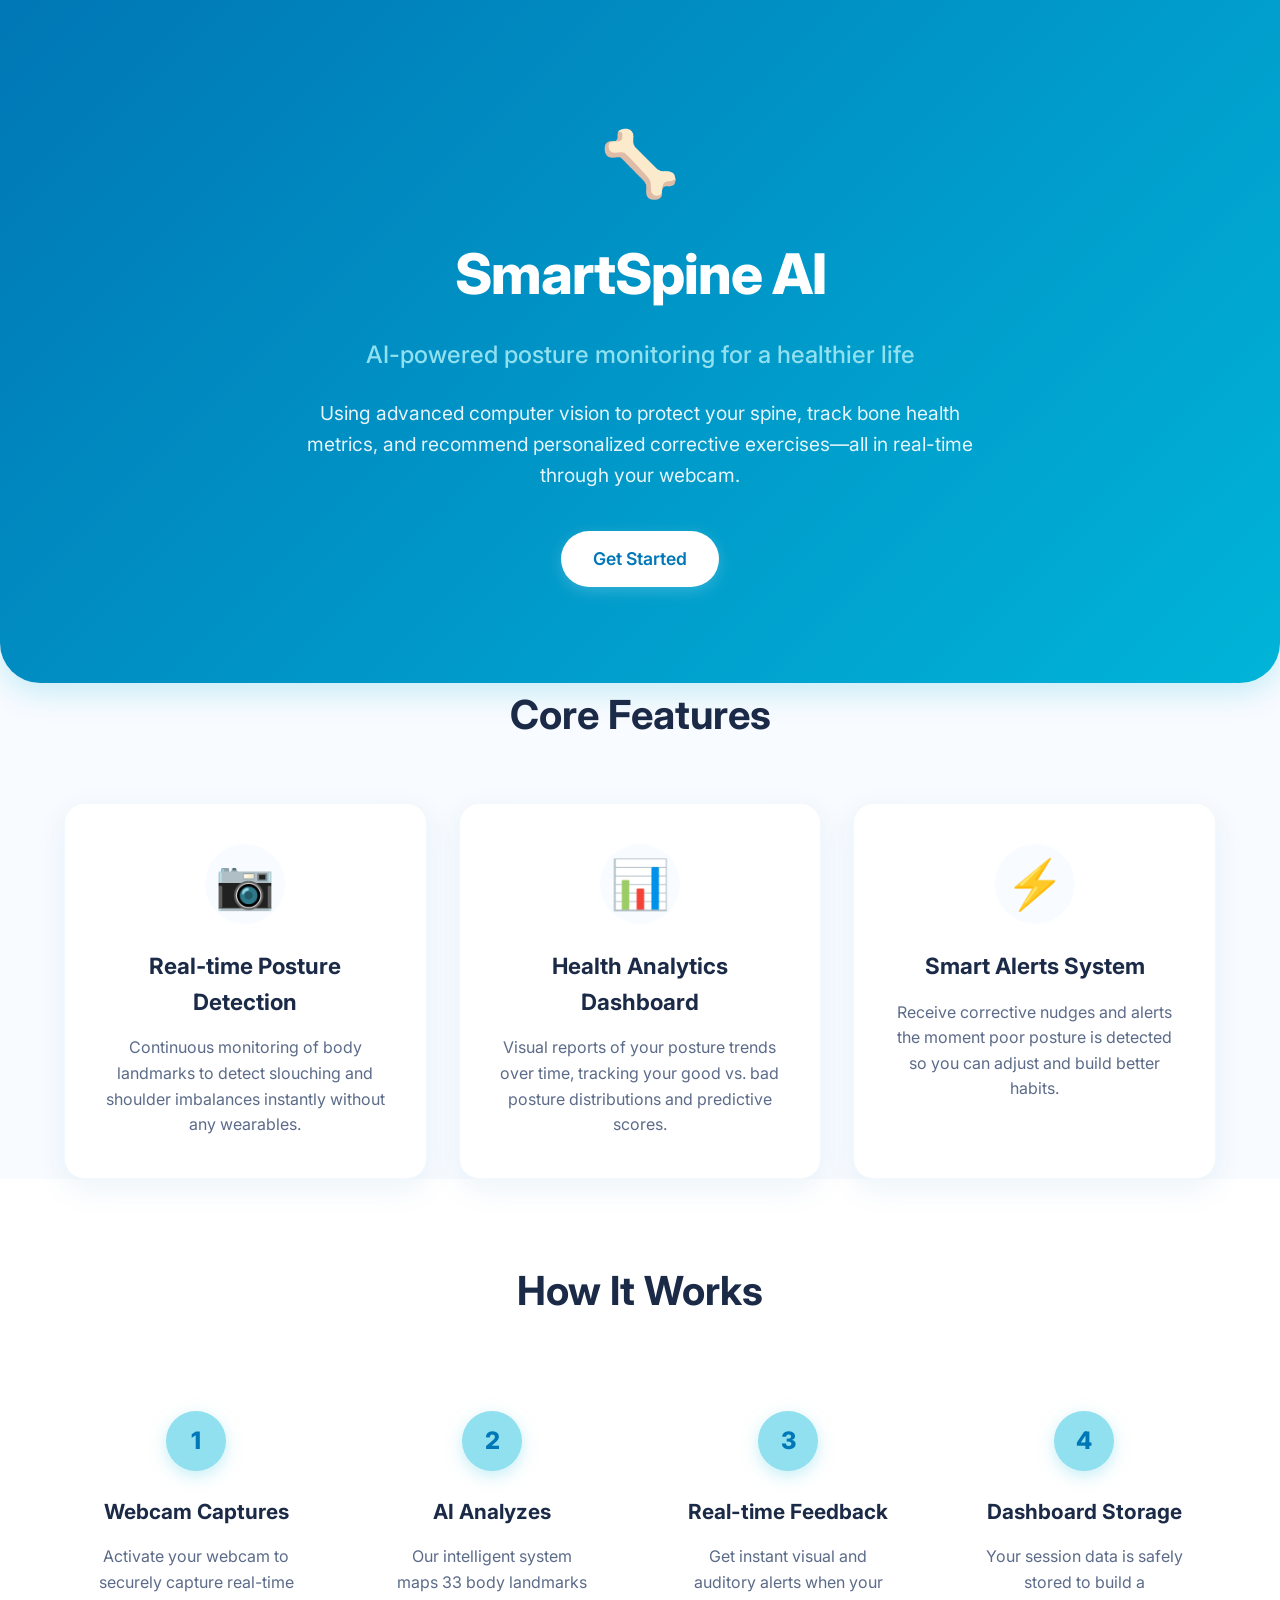
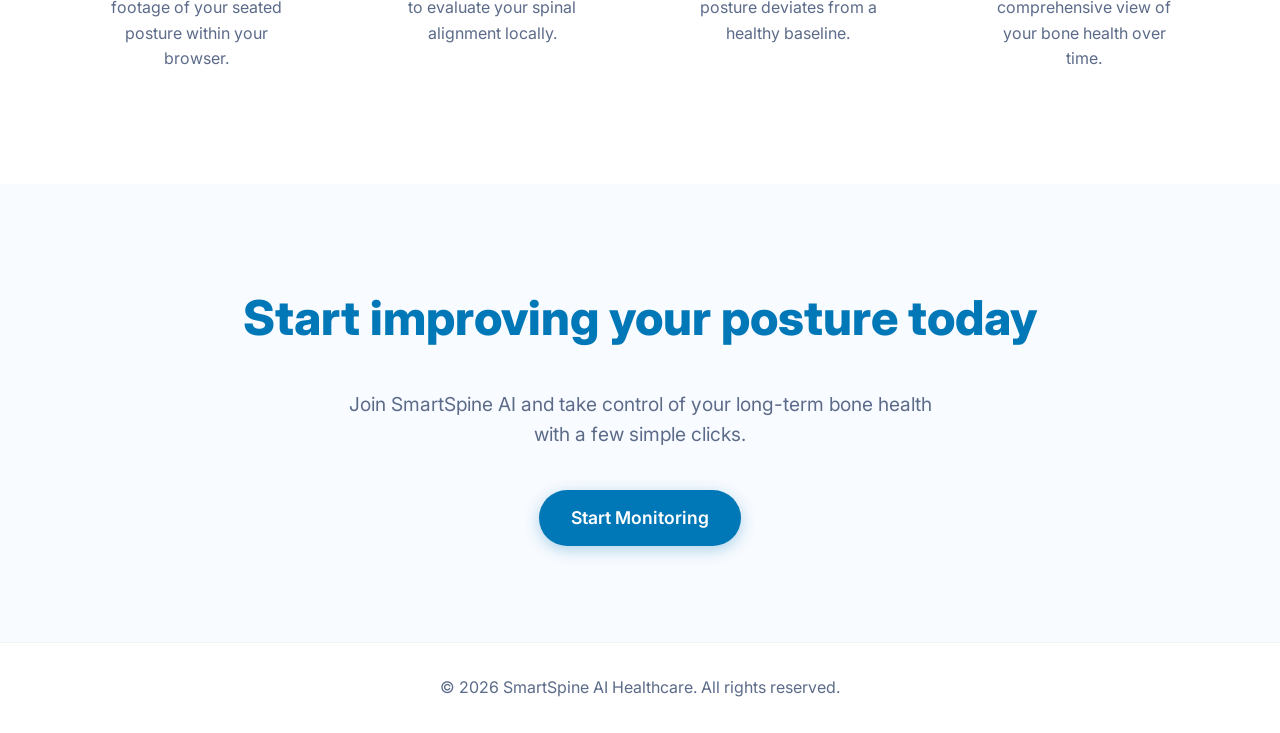
<file: templates/home.html>
<!DOCTYPE html>
<html lang="en">
<head>
  <meta charset="UTF-8" />
  <meta name="viewport" content="width=device-width, initial-scale=1.0"/>
  <title>SmartSpine AI - Posture Monitoring</title>
  
  <!-- Fonts -->
  <link rel="preconnect" href="https://fonts.googleapis.com" />
  <link rel="preconnect" href="https://fonts.gstatic.com" crossorigin />
  <link href="https://fonts.googleapis.com/css2?family=Inter:wght@300;400;500;600;700;800&display=swap" rel="stylesheet" />
  
  <style>
    :root {
      --primary: #0077b6;
      --secondary: #00b4d8;
      --accent: #90e0ef;
      --bg-color: #f8fbff;
      --text-dark: #1b2a47;
      --text-light: #5c6b89;
      --white: #ffffff;
      --shadow: 0 10px 30px rgba(0, 119, 182, 0.08);
      --shadow-hover: 0 15px 40px rgba(0, 119, 182, 0.15);
      --transition: all 0.3s ease;
    }

    * {
      box-sizing: border-box;
      margin: 0;
      padding: 0;
      font-family: 'Inter', sans-serif;
    }

    body {
      background-color: var(--bg-color);
      color: var(--text-dark);
      line-height: 1.6;
    }

    a {
      text-decoration: none;
    }

    .container {
      max-width: 1200px;
      margin: 0 auto;
      padding: 0 24px;
    }

    /* Buttons */
    .btn {
      display: inline-block;
      padding: 14px 32px;
      font-weight: 600;
      border-radius: 50px;
      text-align: center;
      transition: var(--transition);
      cursor: pointer;
      font-size: 1.1rem;
    }

    .btn-primary {
      background: var(--primary);
      color: var(--white);
      box-shadow: 0 4px 15px rgba(0, 119, 182, 0.3);
    }
    
    .btn-primary:hover {
      background: #005f92;
      transform: translateY(-2px);
      box-shadow: 0 8px 25px rgba(0, 119, 182, 0.4);
    }

    .btn-white {
      background: var(--white);
      color: var(--primary);
      box-shadow: 0 4px 15px rgba(255, 255, 255, 0.2);
    }

    .btn-white:hover {
      transform: translateY(-2px);
      box-shadow: 0 8px 25px rgba(255, 255, 255, 0.4);
    }

    /* Section Spacing */
    section {
      padding: 5rem 0;
    }

    /* Hero Section */
    .hero {
      background: linear-gradient(135deg, var(--primary) 0%, var(--secondary) 100%);
      color: var(--white);
      padding: 7rem 0 6rem 0;
      text-align: center;
      border-bottom-left-radius: 40px;
      border-bottom-right-radius: 40px;
      box-shadow: 0 10px 30px rgba(0, 180, 216, 0.2);
    }

    .hero-logo {
      font-size: 4rem;
      margin-bottom: 1rem;
    }

    .hero h1 {
      font-size: 3.5rem;
      font-weight: 800;
      margin-bottom: 1rem;
      letter-spacing: -1px;
    }

    .hero h2 {
      font-size: 1.5rem;
      font-weight: 500;
      margin-bottom: 1.5rem;
      color: var(--accent);
    }

    .hero p {
      font-size: 1.2rem;
      max-width: 700px;
      margin: 0 auto 2.5rem auto;
      opacity: 0.9;
    }

    /* Section Titles */
    .section-title {
      text-align: center;
      font-size: 2.5rem;
      font-weight: 700;
      margin-bottom: 3.5rem;
      color: var(--text-dark);
    }

    /* Features Section */
    .features-grid {
      display: grid;
      grid-template-columns: repeat(auto-fit, minmax(300px, 1fr));
      gap: 2rem;
    }

    .feature-card {
      background: var(--white);
      padding: 2.5rem;
      border-radius: 20px;
      text-align: center;
      box-shadow: var(--shadow);
      transition: var(--transition);
      border: 1px solid rgba(0, 119, 182, 0.05);
    }

    .feature-card:hover {
      transform: translateY(-10px);
      box-shadow: var(--shadow-hover);
    }

    .feature-icon {
      font-size: 3rem;
      margin-bottom: 1.5rem;
      background: var(--bg-color);
      width: 80px;
      height: 80px;
      line-height: 80px;
      border-radius: 50%;
      margin: 0 auto 1.5rem auto;
      color: var(--primary);
    }

    .feature-card h3 {
      font-size: 1.4rem;
      font-weight: 700;
      margin-bottom: 1rem;
    }

    .feature-card p {
      color: var(--text-light);
    }

    /* How It Works Section */
    .how-it-works-bg {
      background-color: var(--white);
    }

    .steps-grid {
      display: grid;
      grid-template-columns: repeat(auto-fit, minmax(250px, 1fr));
      gap: 2rem;
      position: relative;
    }

    .step-card {
      text-align: center;
      padding: 2rem;
    }

    .step-number {
      width: 60px;
      height: 60px;
      background: var(--accent);
      color: var(--primary);
      border-radius: 50%;
      display: flex;
      align-items: center;
      justify-content: center;
      font-size: 1.5rem;
      font-weight: 800;
      margin: 0 auto 1.5rem auto;
      box-shadow: 0 5px 15px rgba(144, 224, 239, 0.5);
    }

    .step-card h3 {
      font-size: 1.3rem;
      margin-bottom: 1rem;
    }

    .step-card p {
      color: var(--text-light);
    }

    /* CTA Section */
    .cta-section {
      text-align: center;
      padding: 6rem 0;
      background: var(--bg-color);
    }

    .cta-section h2 {
      font-size: 3rem;
      font-weight: 800;
      margin-bottom: 2rem;
      color: var(--primary);
    }

    /* Footer */
    footer {
      background: var(--white);
      padding: 2rem 0;
      text-align: center;
      color: var(--text-light);
      border-top: 1px solid rgba(0,0,0,0.05);
    }

    /* Responsive */
    @media (max-width: 768px) {
      .hero h1 { font-size: 2.5rem; }
      .hero h2 { font-size: 1.2rem; }
      .section-title { font-size: 2rem; }
      .cta-section h2 { font-size: 2.2rem; }
      section { padding: 4rem 0; }
    }
  </style>
</head>
<body>

  <!-- Hero Section -->
  <section class="hero">
    <div class="container">
      <div class="hero-logo">🦴</div>
      <h1>SmartSpine AI</h1>
      <h2>AI-powered posture monitoring for a healthier life</h2>
      <p>Using advanced computer vision to protect your spine, track bone health metrics, and recommend personalized corrective exercises—all in real-time through your webcam.</p>
      <a href="/login" class="btn btn-white">Get Started</a>
    </div>
  </section>

  <!-- Features Section -->
  <section class="container">
    <h2 class="section-title">Core Features</h2>
    <div class="features-grid">
      <div class="feature-card">
        <div class="feature-icon">📷</div>
        <h3>Real-time Posture Detection</h3>
        <p>Continuous monitoring of body landmarks to detect slouching and shoulder imbalances instantly without any wearables.</p>
      </div>
      <div class="feature-card">
        <div class="feature-icon">📊</div>
        <h3>Health Analytics Dashboard</h3>
        <p>Visual reports of your posture trends over time, tracking your good vs. bad posture distributions and predictive scores.</p>
      </div>
      <div class="feature-card">
        <div class="feature-icon">⚡</div>
        <h3>Smart Alerts System</h3>
        <p>Receive corrective nudges and alerts the moment poor posture is detected so you can adjust and build better habits.</p>
      </div>
    </div>
  </section>

  <!-- How It Works Section -->
  <section class="how-it-works-bg">
    <div class="container">
      <h2 class="section-title">How It Works</h2>
      <div class="steps-grid">
        <div class="step-card">
          <div class="step-number">1</div>
          <h3>Webcam Captures</h3>
          <p>Activate your webcam to securely capture real-time footage of your seated posture within your browser.</p>
        </div>
        <div class="step-card">
          <div class="step-number">2</div>
          <h3>AI Analyzes</h3>
          <p>Our intelligent system maps 33 body landmarks to evaluate your spinal alignment locally.</p>
        </div>
        <div class="step-card">
          <div class="step-number">3</div>
          <h3>Real-time Feedback</h3>
          <p>Get instant visual and auditory alerts when your posture deviates from a healthy baseline.</p>
        </div>
        <div class="step-card">
          <div class="step-number">4</div>
          <h3>Dashboard Storage</h3>
          <p>Your session data is safely stored to build a comprehensive view of your bone health over time.</p>
        </div>
      </div>
    </div>
  </section>

  <!-- CTA Section -->
  <section class="cta-section">
    <div class="container">
      <h2>Start improving your posture today</h2>
      <p style="color: var(--text-light); font-size: 1.2rem; margin-bottom: 2.5rem; max-width: 600px; margin-left: auto; margin-right: auto;">Join SmartSpine AI and take control of your long-term bone health with a few simple clicks.</p>
      <a href="/login" class="btn btn-primary">Start Monitoring</a>
    </div>
  </section>

  <!-- Footer -->
  <footer>
    <div class="container">
      <p>&copy; 2026 SmartSpine AI Healthcare. All rights reserved.</p>
    </div>
  </footer>

</body>
</html>
</file>
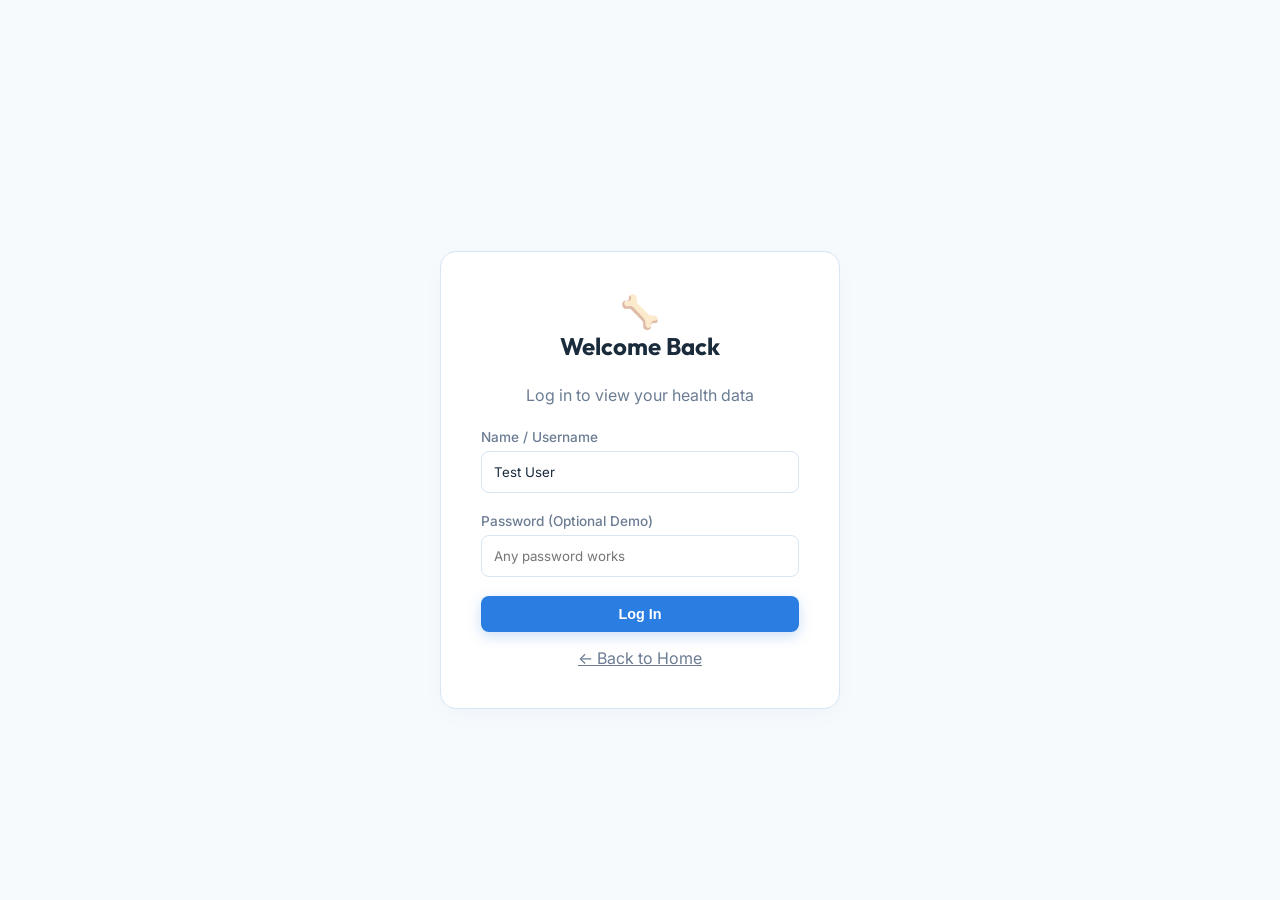
<file: templates/login.html>
<!DOCTYPE html>
<html lang="en">
<head>
  <meta charset="UTF-8" />
  <meta name="viewport" content="width=device-width, initial-scale=1.0"/>
  <title>SmartSpine AI Healthcare - Login</title>
  
  <!-- Fonts -->
  <link rel="preconnect" href="https://fonts.googleapis.com" />
  <link rel="preconnect" href="https://fonts.gstatic.com" crossorigin />
  <link href="https://fonts.googleapis.com/css2?family=Inter:wght@300;400;500;600;700;800&family=Outfit:wght@500;700;800&display=swap" rel="stylesheet" />
  
  <!-- Custom CSS -->
  <link rel="stylesheet" href="/static/css/styles.css" />
  
  <style>
    body {
      display: flex;
      align-items: center;
      justify-content: center;
      min-height: 100vh;
      margin: 0;
    }
  </style>
</head>
<body class="theme-dark">

  <div class="auth-container" style="width: 100%;">
    <div class="auth-card glass-panel" style="margin: auto;">
      <div class="text-center mb-6">
        <span style="font-size: 2rem;">🦴</span>
        <h2 class="mt-2">Welcome Back</h2>
      </div>
      <p class="mb-6 text-center text-secondary">Log in to view your health data</p>
      
      <form action="/login" method="POST">
        <div class="form-group">
          <label for="username">Name / Username</label>
          <input type="text" id="username" name="username" class="form-control" required placeholder="Enter your name" value="Test User">
        </div>
        <div class="form-group mt-4">
          <label for="password">Password (Optional Demo)</label>
          <input type="password" id="password" name="password" class="form-control" placeholder="Any password works">
        </div>
        <button type="submit" class="btn btn-primary w-full mt-6">Log In</button>
      </form>
      
      <p class="mt-4 text-center text-sm"><a href="/" class="text-secondary">&larr; Back to Home</a></p>
    </div>
  </div>

</body>
</html>
</file>
<file: static/css/styles.css>
/* ============================================================
   SmartSpine SPA Design System
   Healthcare UI | Light Blue & White 
   ============================================================ */

/* ---------- Reset & Variables ---------- */
*, *::before, *::after { box-sizing: border-box; margin: 0; padding: 0; }

:root {
  --primary: #2A7DE1;
  --accent: #4FD1C5;
  --secondary: #E6F4FF;
  --dark-bg: #FFFFFF;
  --sidebar-bg: #EAF4FF;
  --card-bg: #FFFFFF;
  --text-main: #1A2B3C;
  --text-muted: #6B7C93;
  --border: #D6E6F5;
  --white: #FFFFFF;
  --success: #22C55E;
  --warning: #F59E0B;
  --danger: #EF4444;

  /* Layout */
  --sidebar-w:     260px;
  --radius:        16px;
  --transition:    0.25s cubic-bezier(0.4, 0, 0.2, 1);
}

body {
  font-family: 'Inter', system-ui, sans-serif;
  background: #F7FAFC; /* slightly off white for contrast against white cards */
  color: var(--text-main);
  min-height: 100vh;
  display: flex;
  overflow: hidden;
}

/* Background - No dark glows */
body::before { display: none; }

/* Typography & Utils */
h1, h2, h3, h4 { font-family: 'Outfit', sans-serif; font-weight: 700; color: var(--text-main); }
.gradient-text {
  background: linear-gradient(135deg, var(--primary), var(--accent));
  -webkit-background-clip: text;
  background-clip: text;
  -webkit-text-fill-color: transparent;
  color: transparent;
}
.text-cyan { color: var(--primary); }
.text-green { color: var(--success); }
.text-red { color: var(--danger); }
.text-amber { color: var(--warning); }
.text-purple { color: var(--accent); }
.text-muted { color: var(--text-muted); }
.text-secondary { color: var(--text-muted); }
.mb-4 { margin-bottom: 1rem; }
.mb-6 { margin-bottom: 1.5rem; }
.mb-8 { margin-bottom: 2rem; }
.mt-4 { margin-top: 1rem; }
.mt-8 { margin-top: 2rem; }
.flex-between { display: flex; justify-content: space-between; align-items: center; }
.w-full { width: 100%; }
.text-center { text-align: center; }

/* Buttons */
.btn {
  display: inline-flex; align-items: center; justify-content: center; gap: 8px;
  padding: 10px 20px; border-radius: 8px; font-weight: 600; font-size: 0.9rem;
  cursor: pointer; transition: var(--transition); border: none; outline: none; text-decoration: none;
}
.btn-primary { background: var(--primary); color: var(--white); box-shadow: 0 4px 14px rgba(42,125,225,0.25); }
.btn-primary:hover { transform: translateY(-2px); box-shadow: 0 6px 20px rgba(42,125,225,0.4); }
.btn-secondary { background: var(--accent); color: var(--white); box-shadow: 0 4px 14px rgba(79,209,197,0.25); }
.btn-secondary:hover { transform: translateY(-2px); box-shadow: 0 6px 20px rgba(79,209,197,0.4); }
.btn-danger { background: rgba(239,68,68,0.1); color: var(--danger); border: 1px solid rgba(239,68,68,0.3); }
.btn-danger:hover { background: var(--danger); color: var(--white); }
.btn-sm { padding: 6px 14px; font-size: 0.8rem; }

/* Forms */
.form-group { margin-bottom: 1.2rem; }
.form-group label { display: block; margin-bottom: 6px; font-size: 0.85rem; color: var(--text-muted); font-weight: 500; }
.form-control {
  width: 100%; padding: 12px; background: var(--white); border: 1px solid var(--border);
  border-radius: 8px; color: var(--text-main); font-family: inherit; transition: var(--transition);
}
.form-control:focus { border-color: var(--primary); outline: none; box-shadow: 0 0 0 3px rgba(42,125,225,0.15); }

/* Glass Panels (Now Healthcare Cards) */
.glass-panel {
  background: var(--card-bg);
  border: 1px solid var(--border);
  border-radius: var(--radius);
  padding: 24px;
  box-shadow: 0 8px 24px -6px rgba(42,125,225,0.06);
  transition: transform 0.3s cubic-bezier(0.4, 0, 0.2, 1), box-shadow 0.3s ease;
}
.glass-panel:hover {
  transform: translateY(-3px);
  box-shadow: 0 12px 30px -8px rgba(42,125,225,0.15);
}

/* ============================================================
   LAYOUT (Sidebar + Main)
   ============================================================ */
.sidebar {
  width: var(--sidebar-w);
  background: linear-gradient(180deg, #1A4D8F 0%, #2A7DE1 100%);
  border-right: none;
  display: flex; flex-direction: column;
  z-index: 50; flex-shrink: 0;
}
.sidebar-header {
  height: 72px; display: flex; align-items: center; padding: 0 24px;
  border-bottom: 1px solid rgba(255,255,255,0.1);
}
.logo { display:flex; align-items:center; gap:10px; font-size:1.3rem; font-weight:800; color:var(--white); font-family:'Outfit',sans-serif;}
.logo-icon { font-size: 1.6rem; }
.sidebar-nav { flex: 1; padding: 24px 16px; display: flex; flex-direction: column; gap: 8px; overflow-y: auto;}
.nav-btn {
  display: flex; align-items: center; gap: 12px;
  padding: 12px 16px; border-radius: 10px; color: rgba(255,255,255,0.8);
  text-decoration: none; font-weight: 500; font-size: 0.95rem;
  transition: var(--transition);
}
.nav-btn:hover { background: rgba(255,255,255,0.1); color: var(--white); }
.nav-btn.active { background: rgba(255,255,255,0.2); color: var(--white); font-weight: 600; }
.sidebar-footer { padding: 20px; border-top: 1px solid rgba(255,255,255,0.1); }
.nav-auth { padding: 10px; display:block; text-align:center; color: rgba(255,255,255,0.8); text-decoration:none; font-size: 0.9rem;}
.nav-auth:hover { color: var(--white); }
.sidebar-footer .user-info { color: rgba(255,255,255,0.8); }

.main-content {
  flex: 1; display: flex; flex-direction: column; height: 100vh;
  position: relative;
}
.topbar {
  height: 72px; padding: 0 32px; display: flex; align-items: center; justify-content: space-between;
  border-bottom: 1px solid var(--border); background: rgba(255,255,255,0.9); backdrop-filter: blur(12px); z-index: 40;
}
.topbar h2 { font-size: 1.4rem; color: var(--text-main); }
.user-chip { display: flex; align-items: center; gap: 10px; background: var(--secondary); padding: 6px 16px 6px 6px; border-radius: 100px; border:1px solid var(--border); cursor:pointer;}
.user-avatar { width: 32px; height: 32px; border-radius: 50%; background: var(--primary); color: var(--white); display: flex; align-items: center; justify-content: center; font-weight: bold; }
.user-name { font-size: 0.9rem; font-weight: 600; color: var(--text-main); }

.content-scroll {
  flex: 1; overflow-y: auto; padding: 32px;
}

/* ============================================================
   SPA VIEWS
   ============================================================ */
.spa-view { display: none; margin-bottom: 60px; animation: fadeIn 0.4s ease; }
.spa-view.active { display: block; }
@keyframes fadeIn { from{opacity:0; transform:translateY(10px);} to{opacity:1; transform:translateY(0);} }
.page-header { margin-bottom: 2rem; }
.page-header h2 { font-size: 2rem; margin-bottom: 8px;}
.page-header p { color: var(--text-muted); font-size: 1.05rem;}

/* Home */
.hero-section { text-align: center; padding: 60px 20px; }
.hero-section h1 { font-size: 3.5rem; margin-bottom: 16px; line-height: 1.1; }
.hero-section p { font-size: 1.15rem; color: var(--text-muted); max-width: 600px; margin: 0 auto 32px; }
.hero-actions { display: flex; gap: 16px; justify-content: center; }
.metrics-grid { display: grid; grid-template-columns: repeat(auto-fit, minmax(250px, 1fr)); gap: 24px; }
.metric-card { background: var(--card-bg); padding: 24px; border-radius: var(--radius); border: 1px solid var(--border); box-shadow: 0 4px 12px rgba(42,125,225,0.05); text-align: center; }
.metric-card h3 { font-size: 1.2rem; margin-bottom: 8px; }
.metric-card p { color: var(--text-muted); font-size: 0.9rem; }
.metric-card .m-title { font-size: 0.85rem; color: var(--text-muted); text-transform: uppercase; letter-spacing: 1px; margin-bottom: 10px; }
.metric-card .m-val { font-size: 2.2rem; font-weight: 800; font-family: 'Outfit', sans-serif;}

/* Services & Resources */
.services-grid { display: grid; grid-template-columns: repeat(auto-fit, minmax(300px, 1fr)); gap: 24px; }
.service-card { background: var(--card-bg); padding: 32px; border-radius: var(--radius); border: 1px solid var(--border); transition: var(--transition); box-shadow: 0 4px 12px rgba(42,125,225,0.05); }
.service-card:hover { transform: translateY(-5px); border-color: var(--primary); box-shadow: 0 8px 24px rgba(42,125,225,0.1); }
.service-icon { font-size: 2.5rem; margin-bottom: 16px; }
.service-card h3 { font-size: 1.3rem; margin-bottom: 10px; }
.service-card p { color: var(--text-muted); font-size: 0.95rem; line-height: 1.5; }

/* Monitor */
.monitor-layout { display: grid; grid-template-columns: 2fr 1fr; gap: 24px; }
.feed-header { display: flex; justify-content: space-between; align-items: center; margin-bottom: 16px; }
.status-badge { padding: 4px 12px; border-radius: 100px; font-size: 0.75rem; font-weight: 700; text-transform: uppercase; letter-spacing: 1px; }
.status-badge.offline { background: var(--border); color: var(--text-muted); }
.status-badge.live { background: rgba(34,197,94,0.1); color: var(--success); border: 1px solid rgba(34,197,94,0.2); animation: pulse 2s infinite; }
.video-container { width: 100%; aspect-ratio: 16/9; background: #E2E8F0; border-radius: 12px; overflow: hidden; position: relative; margin-bottom: 20px; border: 1px solid var(--border);}
video { transform: none; }
#liveVideo { width: 100%; height: 100%; object-fit: cover; transform: none; }
.idle-prompt { position: absolute; inset:0; display:flex; align-items:center; justify-content:center; color: var(--text-muted); }
.live-status-badge { position: absolute; top: 16px; left: 50%; transform: translateX(-50%); padding: 8px 16px; border-radius: 8px; font-weight: 700; font-size: 0.9rem; letter-spacing: 1px; color: var(--white); z-index: 10; box-shadow: 0 4px 12px rgba(0,0,0,0.15); transition: background-color 0.3s ease; }
.live-status-badge.good { background-color: var(--success); }
.live-status-badge.bad { background-color: var(--danger); }
.feed-controls { display: flex; gap: 12px; }
.stat-list { display: flex; flex-direction: column; gap: 16px; margin-top: 20px; }
.stat-item { display: flex; justify-content: space-between; align-items: center; padding-bottom: 16px; border-bottom: 1px solid var(--border); }
.stat-item:last-child { border-bottom: none; }
.stat-item .label { font-size: 0.9rem; color: var(--text-muted); font-weight: 500;}
.stat-item .value { font-size: 1.2rem; font-weight: 700; font-variant-numeric: tabular-nums; }
.font-bold { font-weight: bold; }

/* Analytics */
.charts-grid { display: grid; grid-template-columns: 1fr 1fr; gap: 24px; }
.chart-card h3 { font-size: 1.1rem; margin-bottom: 20px; }
.chart-container { position: relative; height: 300px; width: 100%; }
.data-table { width: 100%; border-collapse: collapse; text-align: left; }
.data-table th, .data-table td { padding: 16px; border-bottom: 1px solid var(--border); }
.data-table th { color: var(--text-muted); font-weight: 600; font-size: 0.85rem; text-transform: uppercase; letter-spacing: 1px; }
.data-table tr:hover { background: var(--secondary); }
.score-badge { padding: 4px 10px; border-radius: 6px; font-weight: 700; font-size: 0.85rem; }
.score-badge.high { background: rgba(34,197,94,0.1); color: var(--success); }
.score-badge.mid { background: rgba(245,158,11,0.1); color: var(--warning); }
.score-badge.low { background: rgba(239,68,68,0.1); color: var(--danger); }

/* Health Score */
.health-score-layout { display: grid; grid-template-columns: 1fr 1fr; gap: 32px; align-items: center; }
.score-main { text-align: center; padding: 40px; }
.score-circle { position: relative; width: 220px; height: 220px; margin: 0 auto 24px; }
.score-circle svg { width: 100%; height: 100%; transform: rotate(-90deg); }
.ring-bg { fill: none; stroke: var(--border); stroke-width: 8; }
.ring-fg { fill: none; stroke: url(#gradScore); stroke-width: 8; stroke-linecap: round; transition: stroke-dashoffset 1.5s ease-out; }
.score-val { position: absolute; inset:0; display:flex; align-items:center; justify-content:center; flex-direction: column;}
#hsTotal { font-size: 4rem; font-weight: 800; font-family: 'Outfit'; color: var(--primary);}
.breakdown-card { margin-bottom: 20px; padding: 20px !important;}
.b-header { display: flex; justify-content: space-between; margin-bottom: 12px; }
.b-header h4 { font-size: 0.95rem; color: var(--text-main); font-weight: 600;}
.b-header span { font-variant-numeric: tabular-nums; color: var(--text-muted); font-weight: 600;}
.b-bar { height: 8px; background: var(--border); border-radius: 4px; overflow: hidden; }
.b-fill { height: 100%; border-radius: 4px; transition: width 1s ease-out; }
.bg-cyan { background: var(--primary); } .bg-purple { background: var(--accent); }
.bg-green { background: var(--success); } .bg-amber { background: var(--warning); }

/* Exercises */
.exercises-container { display: grid; grid-template-columns: repeat(auto-fit, minmax(280px, 1fr)); gap: 24px; }
.exe-card { background: var(--card-bg); border-radius: var(--radius); border: 1px solid var(--border); overflow: hidden; box-shadow: 0 4px 12px rgba(42,125,225,0.05); }
.exe-img { height: 160px; background: var(--secondary); display:flex; align-items:center; justify-content:center; font-size: 3rem; border-bottom: 1px solid var(--border);}
.exe-body { padding: 20px; }
.exe-body h3 { font-size: 1.1rem; margin-bottom: 8px; color: var(--text-main);}
.exe-body p { color: var(--text-muted); font-size: 0.9rem; line-height: 1.4; margin-bottom: 16px;}
.exe-meta { display: flex; gap: 12px; font-size: 0.8rem; font-weight: 600; color: var(--primary); }

/* Auth */
.auth-container { display: flex; justify-content: center; padding-top: 60px; }
.auth-card { width: 100%; max-width: 400px; padding: 40px !important; }

/* Tooltips */
.info-icon {
  display: inline-flex; align-items: center; justify-content: center;
  cursor: help; position: relative; font-size: 0.9rem; color: var(--text-muted);
  margin-left: 8px; vertical-align: middle;
}
.info-icon::after {
  content: attr(data-tooltip);
  position: absolute; bottom: 125%; left: 50%; transform: translateX(-50%) translateY(10px);
  background: var(--text-main); color: var(--white); padding: 8px 12px; border-radius: 6px;
  font-size: 0.8rem; white-space: normal; width: max-content; max-width: 250px;
  text-align: center; z-index: 100; opacity: 0; visibility: hidden;
  transition: all 0.2s ease; pointer-events: none; font-weight: 500; font-family: 'Inter', sans-serif;
  box-shadow: 0 4px 12px rgba(0,0,0,0.15);
}
.info-icon::before {
  content: ''; position: absolute; bottom: 105%; left: 50%; transform: translateX(-50%);
  border-width: 6px; border-style: solid; border-color: var(--text-main) transparent transparent transparent;
  opacity: 0; visibility: hidden; transition: all 0.2s ease; z-index: 100;
}
.info-icon:hover::after, .info-icon:hover::before {
  opacity: 1; visibility: visible; transform: translateX(-50%) translateY(0);
}

/* Responsive */
@media (max-width: 900px) {
  body { flex-direction: column; overflow-y: auto; }
  .sidebar { width: 100%; height: 72px; flex-direction: row; align-items: center; justify-content: space-between; border-right: none; border-bottom: 1px solid rgba(255,255,255,0.1); z-index: 100;}
  .sidebar-header { border-bottom: none; }
  .sidebar-nav { display: none; }
  .sidebar-footer { border-top: none; }
  .monitor-layout, .charts-grid, .health-score-layout { grid-template-columns: 1fr; gap: 20px; }
  .content-scroll { overflow-y: visible; padding: 20px; }
}
</file>
